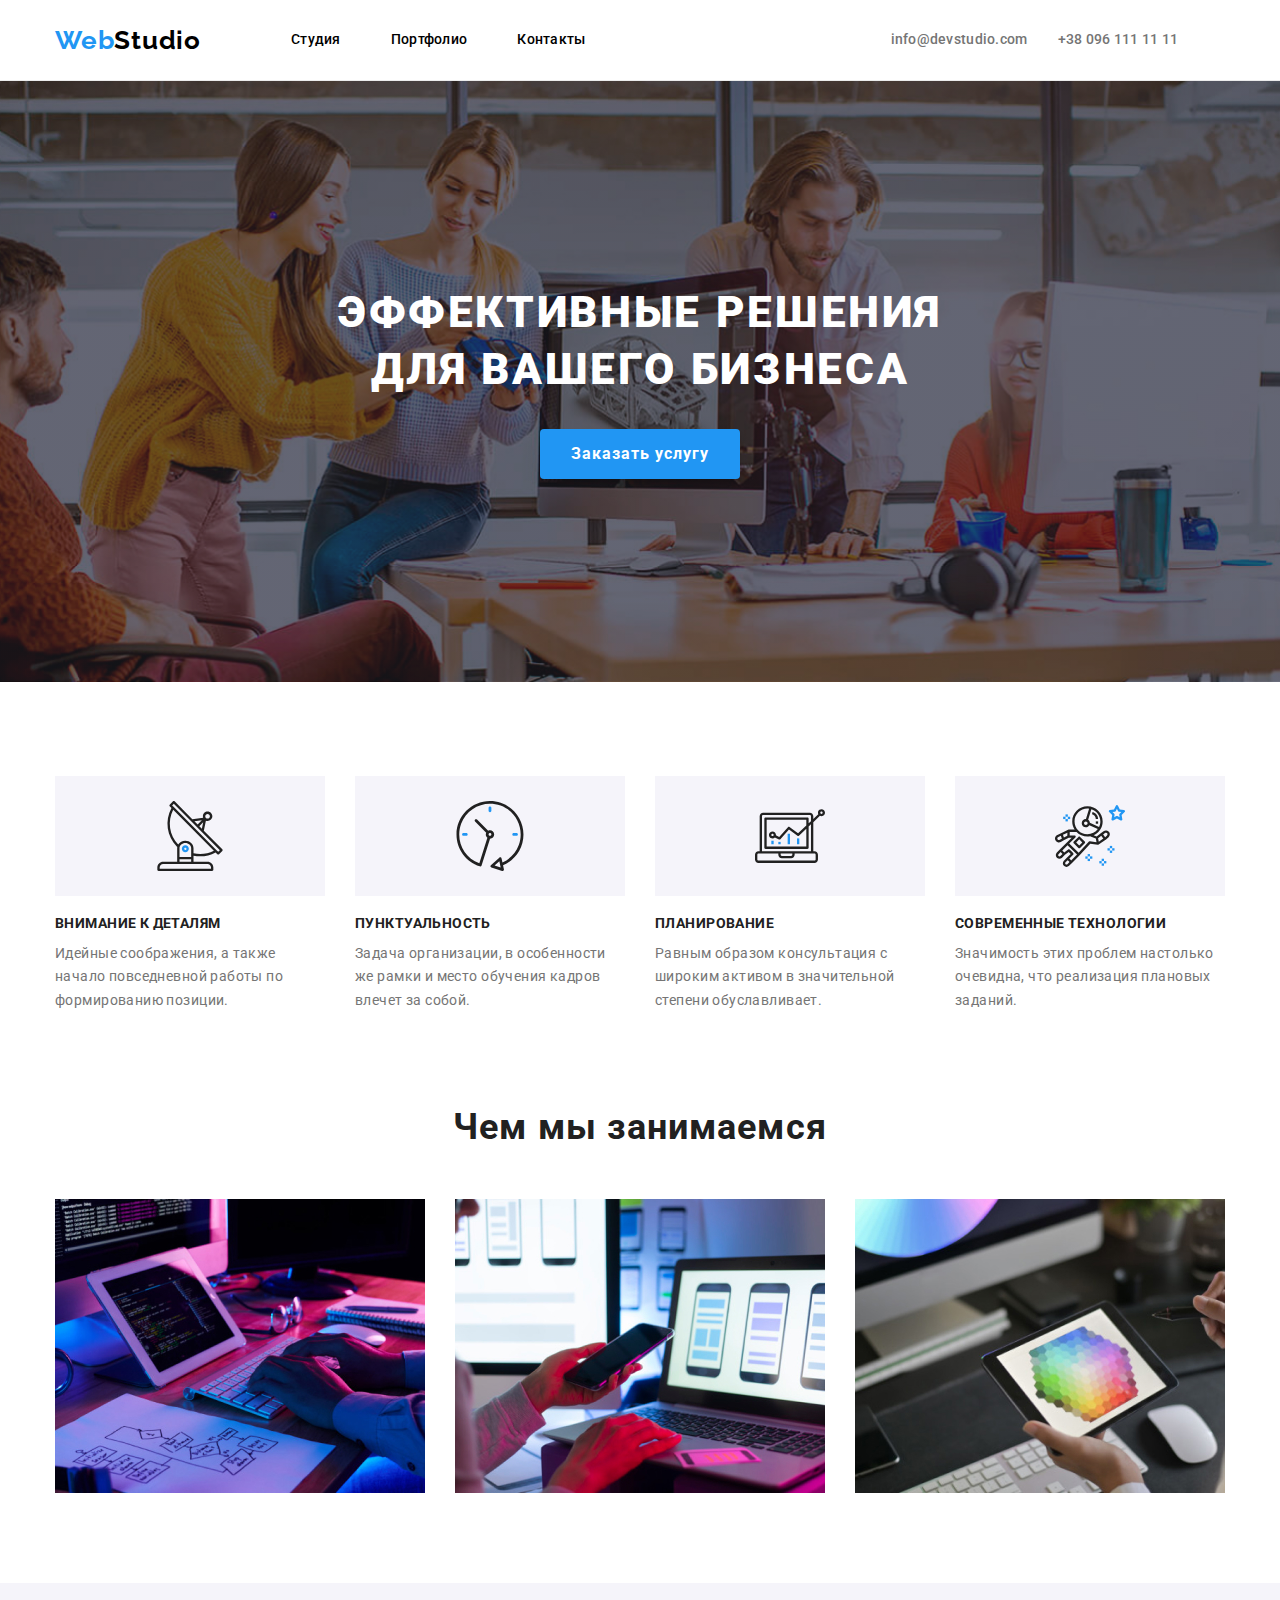
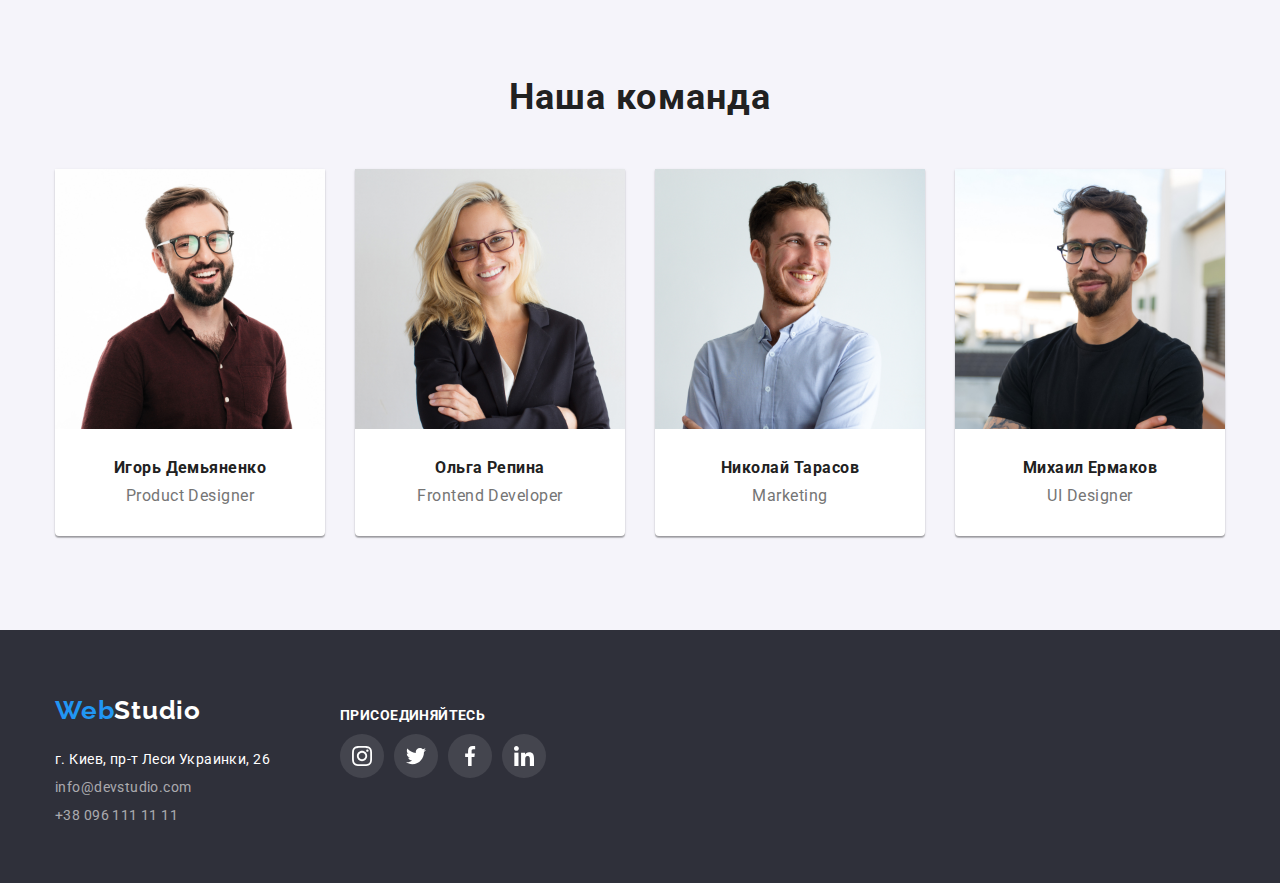
<file: index.html>
<!DOCTYPE html>
<html lang="ru">
<head>
	<meta charset="UTF-8">
	<meta http-equiv="X-UA-Compatible" content="IE=edge">
	<meta name="viewport" content="width=device-width, initial-scale=1.0">
	<title>WebStudio</title>
	<link href="https://fonts.googleapis.com/css2?family=Roboto:wght@400;500;700;900&display=swap" rel="stylesheet">
	<link href="https://fonts.googleapis.com/css2?family=Raleway:wght@700&display=swap" rel="stylesheet">
	<link href="css/style.css" rel="stylesheet">
</head>
<body>
	<header class="header">
		<div class="container">
			<div class="top__line">
				<a href="./index.html" class="top__line-logo">
					<span class="top__line-logo-web">Web</span>Studio
				</a>
			  <nav class="top__line-nav">
			  	<ul class="top__line-nav-ul">
			  		<li class="top__line-nav-li nav__li-1">
							<a href="./index.html">Студия</a>
						</li>
			  		<li class="top__line-nav-li nav__li-2">
							<a href="./portfolio.html">Портфолио</a>
						</li>
			  		<li class="top__line-nav-li nav__li-3">
							<a href="#">Контакты</a>
						</li>
			  	</ul>
			  </nav>
				<ul class="top__line-info">
					<li class="top__line-info-email">
						<a href="mailto:info@devstudio.com">info@devstudio.com</a>
					</li>
					<li class="top__line-info-tel">
						<a href="tel:+380961111111">+38 096 111 11 11</a>
					</li>
				</ul>
			</div>
		</div>
	</header>
	<main class="main">
		<section class="up__block">
			<div class="container">
					<h1 class="up__block-title">Эффективные решения<br> для вашего бизнеса</h1>
				<div class="up__block-button">
					<button type="button" class="up__block-bt">Заказать услугу</button>
				</div>
			</div>
		</section>
		<section class="peculiarities">
			<div class="container">
				<ul class="peculiarities__flex">
					<li class="peculiarities-info peculiarities-icon1">
						<h2>Внимание к деталям</h2>
						<p>
							Идейные соображения, а также начало повседневной работы по формированию позиции.
						</p>
					</li>
					<li class="peculiarities-info peculiarities-icon2">
						<h2>Пунктуальность</h2>
						<p>
							Задача организации, в особенности же рамки и место обучения кадров влечет за собой.
						</p>
					</li>
					<li class="peculiarities-info peculiarities-icon3">
						<h2>Планирование</h2>
						<p>
							Равным образом консультация с широким активом в значительной степени обуславливает.
						</p>
					</li>
					<li class="peculiarities-info peculiarities-icon4">
						<h2>Современные технологии</h2>
						<p>
							Значимость этих проблем настолько очевидна, что реализация плановых заданий.
						</p>
					</li>
				</ul>
			</div>
		</section>
		<section class="classes">
			<div class="container">
				<h2 class="classes__title">Чем мы занимаемся</h2>
				<ul class="classes__image">
					<li>
						<img src="images/img.jpg" alt="руки" class="classes-img classes-img1" width="370" height="294">
					</li>
					<li>
						<img src="images/img2.jpg" alt="ноутбук" class="classes-img classes-img2" width="370" height="294">
					</li>
					<li>
						<img src="images/img3.jpg" alt="палитра" class="classes-img classes-img3" width="370" height="294">
					</li>
				</ul>
			</div>
		</section>
		<section class="team">
			<div class="container">
				<h2 class="team__title">Наша команда</h2>
				<ul class="team-flex">
					<li class="team-cards team-card1">	
						<img src="images/img4.jpg" alt="Игорь Демьяненко" width="270" height="260">
						<div class="team-card-padding">
							<h2 class="team-card-title">Игорь Демьяненко</h2>
						  <p class="team-card-sabtitle">Product Designer</p>
						</div>
					</li>
					<li class="team-cards team-card2">
						<img src="images/img5.jpg" alt="Игорь Демьяненко" width="270" height="260">
						<div class="team-card-padding">
							<h2 class="team-card-title">Ольга Репина</h2>
						  <p class="team-card-sabtitle">Frontend Developer</p>
						</div>
					</li>
					<li class="team-cards team-card3">
						<img src="images/img6.jpg" alt="Игорь Демьяненко" width="270" height="260">
						<div class="team-card-padding">
							<h2 class="team-card-title">Николай Тарасов</h2>
						  <p class="team-card-sabtitle">Marketing</p>
						</div>
					</li>
					<li class="team-cards team-card4">
						<img src="images/img7.jpg" alt="Игорь Демьяненко" width="270" height="260">
						<div class="team-card-padding">
							<h2 class="team-card-title">Михаил Ермаков</h2>
						  <p class="team-card-sabtitle">UI Designer</p>
						</div>
					</li>
				</ul>
			</div>
		</section>
	</main>
	<footer class="footer">
		<div class="container">
			<a href="./index.html" class="footer__logo">
				<span class="footer__logo-web">Web</span>Studio
			</a>
			<section class="container-flex-footer">
				<address class="footer__address">
				 <p class="footer__address-street">г. Киев, пр-т Леси Украинки, 26</p>
				 <a href="mailto:info@devstudio.com" class="footer__address-email">info@devstudio.com</a><br>
         <a href="tel:+380961111111" class="footer__address-tell">+38 096 111 11 11</a>
		  	</address>
				<section class="footer-social">
					<h2>присоединяйтесь</h2>
				    <ul class="social-list">
				    	<li><a href="" class="footer-social-icon1"></a></li>
				    	<li><a href="" class="footer-social-icon2"></a></li>
				    	<li><a href="" class="footer-social-icon3"></a></li>
				    	<li><a href="" class="footer-social-icon4"></a></li>
				    </ul>
				</section>
			</section>
		</div>
	</footer>
</body>
</html>
</file>
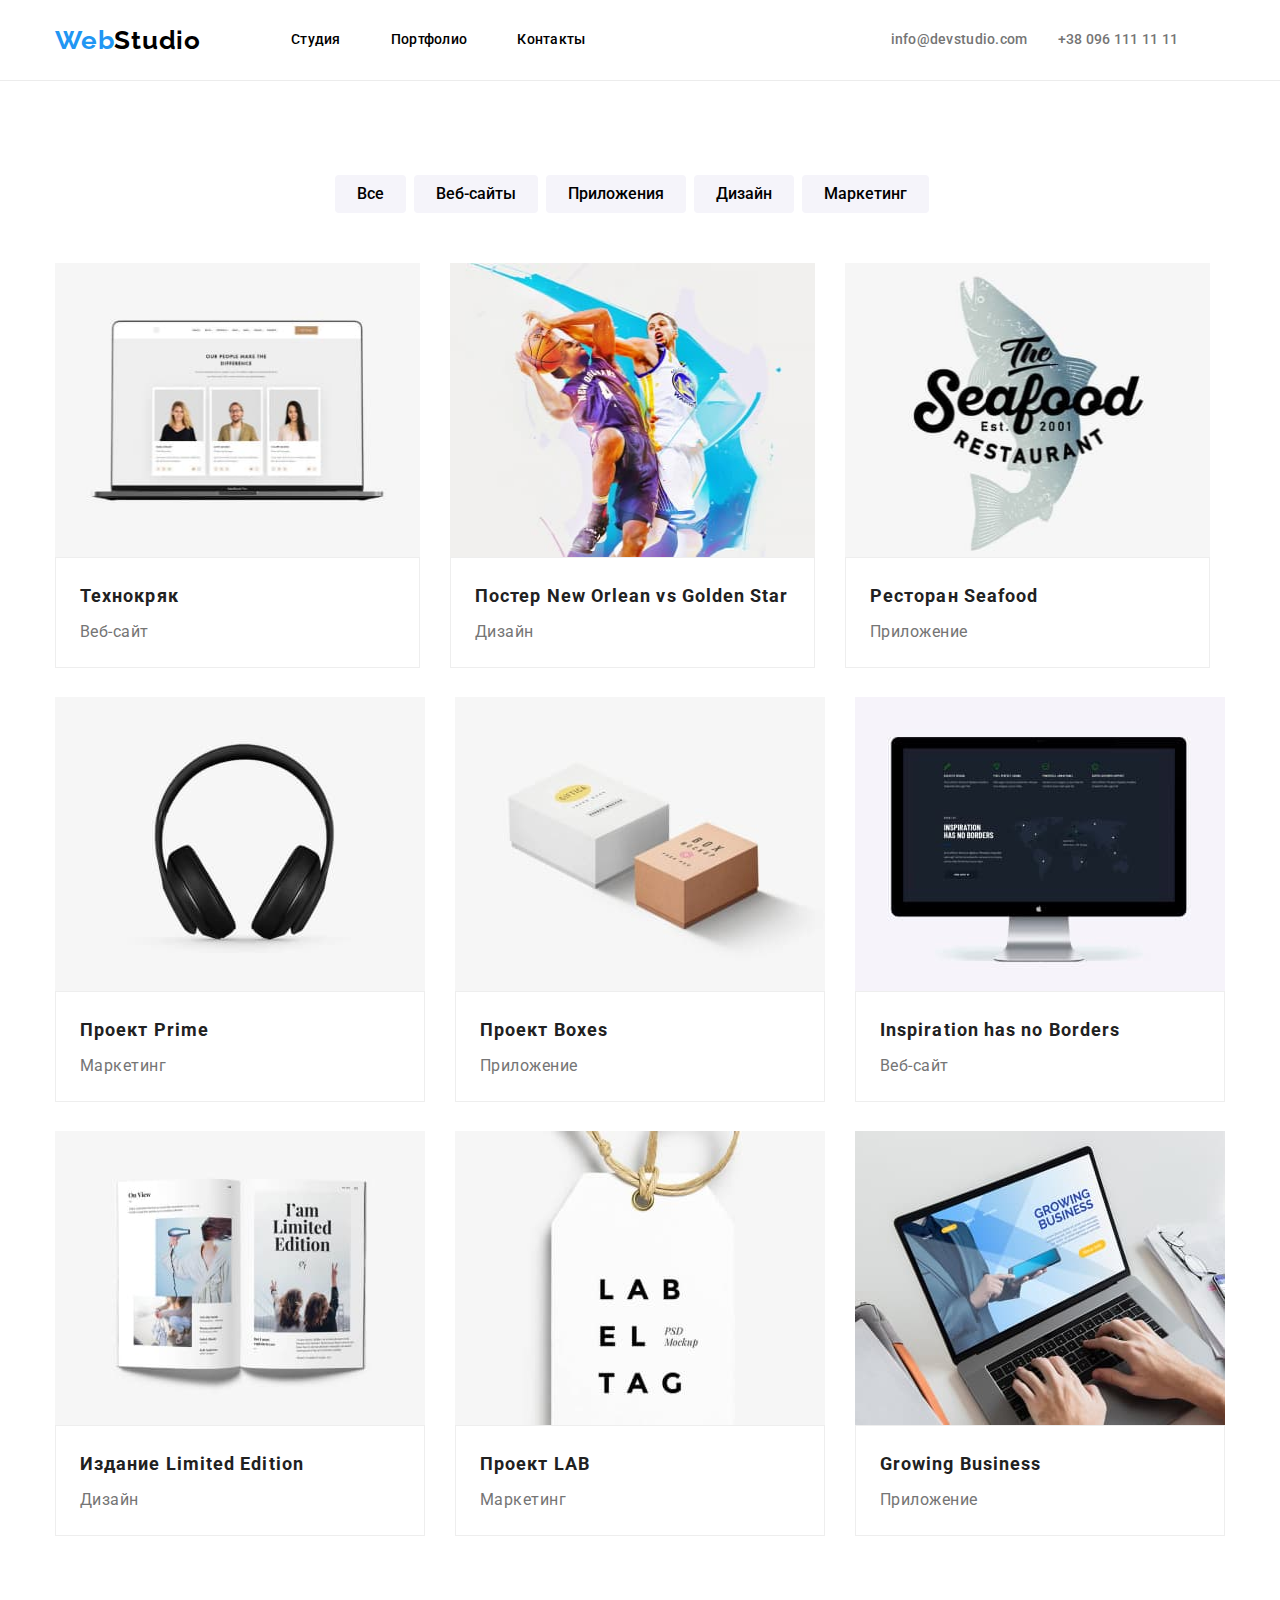
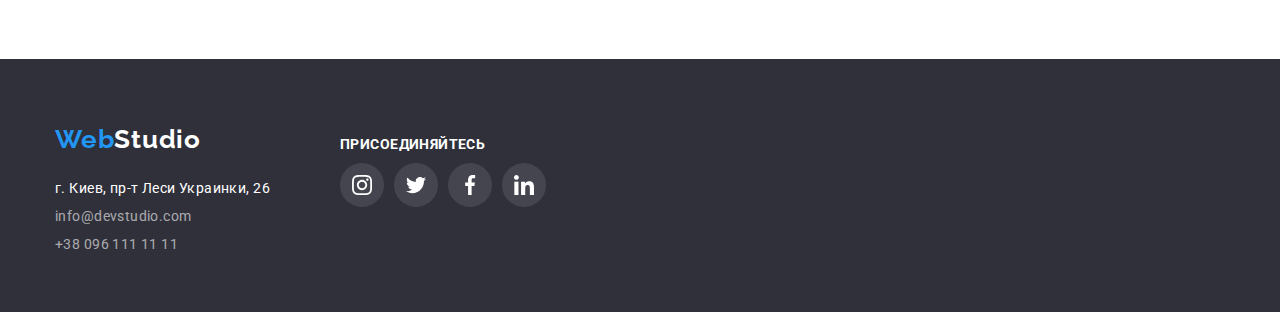
<file: portfolio.html>
<!DOCTYPE html>
<html lang="ru">

<head>
	<meta charset="UTF-8">
	<meta http-equiv="X-UA-Compatible" content="IE=edge">
	<meta name="viewport" content="width=device-width, initial-scale=1.0">
	<title>WebStudio</title>
	<link href="https://fonts.googleapis.com/css2?family=Roboto:wght@400;500;700;900&display=swap" rel="stylesheet">
	<link href="https://fonts.googleapis.com/css2?family=Raleway:wght@700&display=swap" rel="stylesheet">
	<link href="css/style.css" rel="stylesheet">
</head>

<body>
	<header class="header">
		<div class="container">
			<div class="top__line">
				<a href="./index.html" class="top__line-logo">
					<span class="top__line-logo-web">Web</span>Studio
				</a>
				<nav class="top__line-nav">
					<ul class="top__line-nav-ul">
						<li class="top__line-nav-li nav__li-1">
							<a href="./index.html">Студия</a>
						</li>
						<li class="top__line-nav-li nav__li-2">
							<a href="./portfolio.html">Портфолио</a>
						</li>
						<li class="top__line-nav-li nav__li-3">
							<a href="#">Контакты</a>
						</li>
					</ul>
				</nav>
				<ul class="top__line-info">
					<li class="top__line-info-email">
						<a href="mailto:info@devstudio.com">info@devstudio.com</a>
					</li>
					<li class="top__line-info-tel">
						<a href="tel:+380961111111">+38 096 111 11 11</a>
					</li>
				</ul>
			</div>
		</div>
	</header>
	<main>
		<section class="portfolio">
			<div class="container">
			 <div class="filters">
				<ul class="filters-list">
					<li class="filters-element"><button type="button">Все</button></li>
					<li class="filters-element"><button type="button">Веб-сайты</button></li>
					<li class="filters-element"><button type="button">Приложения</button></li>
					<li class="filters-element"><button type="button">Дизайн</button></li>
					<li class="filters-element"><button type="button">Маркетинг</button></li>
				</ul>
				<ul class="project">
					<li class="project-body project1">
						<img src="images/img-0.jpg" alt="Веб-сайт" width="365" height="294">
						<div class="project-border">
							<h2>Технокряк</h2>
							<p>Веб-сайт</p>
						</div>
					</li>
					<li class="project-body project2">
						<img src="images/img-1.jpg" alt="игроки" width="365" height="294">
						<div class="project-border">
							<h2>Постер New Orlean vs Golden Star</h2>
							<p>Дизайн</p>
						</div>
					</li>
					<li class="project-body project3">
						<img src="images/img-2.jpg" alt="рыба" width="365" height="294">
							<div class="project-border">
								<h2>Ресторан Seafood</h2>
								<p>Приложение</p>
							</div>
					</li>
					<li class="project-body project4">
						<img src="images/img-3.jpg" alt="наушники" width="370" height="294">
							<div class="project-border">
								<h2>Проект Prime</h2>
								<p>Маркетинг</p>
							</div>
					</li>
					<li class="project-body project5">
						<img src="images/img-4.jpg" alt="коробки" width="370" height="294">
							<div class="project-border">
								<h2>Проект Boxes</h2>
								<p>Приложение</p>
							</div>
					</li>
					<li class="project-body project6">
						<img src="images/img-5.jpg" alt="монитор" width="370" height="294">
							<div class="project-border">
								<h2>Inspiration has no Borders</h2>
								<p>Веб-сайт</p>
							</div>
					</li>
					<li class="project-body project7">
						<img src="images/img-6.jpg" alt="книга" width="370" height="294">
							<div class="project-border">
								<h2>Издание Limited Edition</h2>
								<p>Дизайн</p>
							</div>
					</li>
					<li class="project-body project8">
						<img src="images/img-7.jpg" alt="ярлык" width="370" height="294">
							<div class="project-border">
								<h2>Проект LAB</h2>
								<p>Маркетинг</p>
							</div>
					</li>
					<li class="project-body project9">
						<img src="images/img-8.jpg" alt="ноутбук" width="370" height="294">
							<div class="project-border">
								<h2>Growing Business</h2>
								<p>Приложение</p>
							</div>
					</li>
				</ul>
			</div>
			</div>

		</section>
	</main>
	<footer class="footer">
		<div class="container">
			<a href="./index.html" class="footer__logo">
				<span class="footer__logo-web">Web</span>Studio
			</a>
			<section class="container-flex-footer">
				<address class="footer__address">
				 <p class="footer__address-street">г. Киев, пр-т Леси Украинки, 26</p>
				 <a href="mailto:info@devstudio.com" class="footer__address-email">info@devstudio.com</a><br>
         <a href="tel:+380961111111" class="footer__address-tell">+38 096 111 11 11</a>
		  	</address>
				<section class="footer-social">
					<h2>присоединяйтесь</h2>
				    <ul class="social-list">
				    	<li><a href="" class="footer-social-icon1"></a></li>
				    	<li><a href="" class="footer-social-icon2"></a></li>
				    	<li><a href="" class="footer-social-icon3"></a></li>
				    	<li><a href="" class="footer-social-icon4"></a></li>
				    </ul>
				</section>
			</section>
		</div>
	</footer>
</body>

</html>
</file>
<file: css/style.css>
/*Обнуление*/
* {
	padding: 0;
	margin: 0;
	border: 0;
}

*,
*:before,
*:after {
	-moz-box-sizing: border-box;
	-webkit-box-sizing: border-box;
	box-sizing: border-box;
}

:focus,
:active {
	
	outline: none;
}

a:focus,
a:active {
	outline: none;
}

nav,
footer,
header,
aside {
	display: block;
}

html,
body {
	height: 100%;
	width: 100%;
	font-size: 100%;
	line-height: 2;
	font-size: 14px;
	-ms-text-size-adjust: 100%;
	-moz-text-size-adjust: 100%;
	-webkit-text-size-adjust: 100%;
}

input,
button,
textarea {
	font-family: inherit;
}

input::-ms-clear {
	display: none;
}

button {
	cursor: pointer;
}

button::-moz-focus-inner {
	padding: 0;
	border: 0;
}

a,
a:visited {
	text-decoration: none;
	color: #000;
}

a:hover {
	text-decoration: none;
}

ul li {
	list-style: none;
}

img {
	vertical-align: top;
}

h1,
h2,
h3,
h4,
h5,
h6 {
	font-size: inherit;
	font-weight: inherit;
}

/*--------------------*/
body {
	font-family: Roboto;
}

.container {
	max-width: 1200px;
	margin: 0 auto;
	padding: 0 15px;
}

.header {
	background: #fff;
	border-bottom: 1px solid #ECECEC;
}

.top__line {
	padding: 24.6px 0;
	display: flex;
	flex-direction: row;
	align-items: center;
}

.top__line-logo {
	color: #000;
	font-family: Raleway;
	font-weight: bolder;
	font-size: 26px;
	line-height: 1.19;
	letter-spacing: 0.03em;
	margin-right: 90px;
}

.top__line-logo-web {
	color: #2196F3;
}

.top__line-nav-ul {
	display: flex;
}

.top__line-nav-li{
	text-decoration: none;
	color: #000;
	font-weight: 500;
	font-size: 14px;
	line-height: 1.14;
	letter-spacing: 0.02em;
	margin-right: 50px;
}
.top__line-nav-li:last-child{
	margin-right: 305px;
}

.top__line-nav-li a:hover {
	color: #2196F3;
}

.top__line-info {
	font-weight: 500;
	font-size: 14px;
	line-height: 1.14;
	letter-spacing: 0.02em;
	display: flex;
}

.top__line-info a {
	color: #757575;
}

.top__line-info :hover {
	color: #2196F3;
}

.top__line-info-email {
	margin-right: 30px;
}
/* 
.top__line-info-tel {
	margin: 0 20px;
} */

/* =====up__block======= */

.up__block {
	margin: 0 auto;
	padding: 203px 0;
	max-width: 1600px;
	/* height: 600px; */
	background-repeat: no-repeat;
	background-position: center;
	background-size: cover;
	background-image:
		linear-gradient(to right,
			rgba(47, 48, 58, 0.4),
			rgba(47, 48, 58, 0.4)),
		url(../images/background.jpg);
}

.up__block-title {
	color: #fff;
	text-align: center;
	font-weight: 900;
	font-size: 44px;
	line-height: 1.3;
	text-align: center;
	letter-spacing: 0.06em;
	text-transform: uppercase;
}

.up__block-button {
	text-align: center;
}

.up__block-bt {
	margin-top: 30px;
	padding: 9.1px 0;
	width: 200px;
	font-weight: bold;
	color: #fff;
	background: #2196F3;
	box-shadow: 0px 4px 4px rgba(0, 0, 0, 0.15);
	border-radius: 4px;
	font-size: 16px;
	line-height: 2;
	letter-spacing: 0.06em;
}

/* ======peculiarities========= */
.peculiarities {
	padding: 94px 0;
}
.peculiarities__flex {
	display: flex;
	flex-direction: row
}

.peculiarities-info {
	width: 270px;
	margin-right: 30px;
}
.peculiarities-info:last-child{
	margin-right: 0;
}

.peculiarities-info h2 {
	font-weight: bold;
	padding-bottom: 10px;
	font-size: 14px;
	line-height: 1.14;
	letter-spacing: 0.03em;
	text-transform: uppercase;
	color: #212121;
}

.peculiarities-info p {
	font-size: 14px;
	line-height: 1.7;
	letter-spacing: 0.03em;
	color: #757575;
}

.peculiarities-icon1::before {
	display: block;
	content: "";
	height: 120px;
	background-image: url(../images/antenna.svg);
	background-size: 70px;
	background-repeat: no-repeat;
	background-position: center;
	background-color: #f5f4fa;
	margin-bottom: 20px;
}

.peculiarities-icon2::before {
	display: block;
	content: "";
	height: 120px;
	background-image: url(../images/clock.svg);
	background-size: 70px;
	background-repeat: no-repeat;
	background-position: center;
	background-color: #f5f4fa;
	margin-bottom: 20px;
}

.peculiarities-icon3::before {
	display: block;
	content: "";
	height: 120px;
	background-image: url(../images/diagram.svg);
	background-size: 70px;
	background-repeat: no-repeat;
	background-position: center;
	background-color: #f5f4fa;
	margin-bottom: 20px;
}

.peculiarities-icon4::before {
	display: block;
	content: "";
	height: 120px;
	background-image: url(../images/astronaut.svg);
	background-size: 70px;
	background-repeat: no-repeat;
	background-position: center;
	background-color: #f5f4fa;
	margin-bottom: 20px;
}

/* ========classes=========== */

.classes{
	margin-bottom: 90px;
}
.classes__title {
	text-align: center;
	font-weight: bold;
	font-size: 36px;
	line-height: 1.16;
	text-align: center;
	letter-spacing: 0.03em;
	color: #212121;
	margin-bottom: 50px;
}

.classes__image {
	display: flex;
}
.classes__image li{
	margin-right: 30px;
}
.classes__image li:last-child{
	margin-right: 0;
}

/* =========team========== */
.team {
	background: #F5F4FA;
	/* height: 648px; */
	padding: 94px 0;
}

.team__title {
	/* padding: 90px 0 50px 0; */
	margin-bottom: 50px;
	font-weight: bold;
	font-size: 36px;
	line-height: 1.16;
	text-align: center;
	letter-spacing: 0.03em;
	color: #212121;
}

.team-flex {
	display: flex;
	flex-direction: row
}

.team-cards {
	width: 270px;
	margin-right: 30px;
	background: #FFFFFF;
	box-shadow: 0px 1px 3px rgba(0, 0, 0, 0.12), 0px 1px 1px rgba(0, 0, 0, 0.14), 0px 2px 1px rgba(0, 0, 0, 0.2);
	border-radius: 0px 0px 4px 4px;
}
.team-cards:last-child{
margin-right: 0;
}
.team-card-padding{
	padding: 30px 0;
}
.team-card-title {
	font-weight: bold;
	font-size: 16px;
	line-height: 1.18;
	text-align: center;
	letter-spacing: 0.03em;
	color: #212121;
}

.team-card-sabtitle {
	margin-top: 10px;
	font-size: 16px;
	line-height: 1.18;
	text-align: center;
	letter-spacing: 0.03em;
	color: #757575;
}

/* ========footer========= */
.footer {
	padding: 54px 0;
	background: #2F303A;
}

a.footer__logo {
	color: #fff;
	font-family: Raleway;
	font-weight: bolder;
	font-size: 26px;
	line-height: 2;
	letter-spacing: 0.03em;
	padding-bottom: 10px;
}

.footer__logo-web {
	color: #2196F3;
}

.footer__address p {
	padding-top: 10px;
}

.footer__address-street {
	font-style: normal;
	font-size: 14px; 
	line-height: 1.9;
	letter-spacing: 0.03em;
	color: #FFFFFF;
}

.footer__address-email {
	font-style: normal;
	font-size: 14px;
	line-height: 1.7;
	letter-spacing: 0.03em;
	color: rgba(255, 255, 255, 0.6);
}

.footer__address-tell {
	font-style: normal;
	font-size: 14px;
	line-height: 1.7;
	letter-spacing: 0.03em;
	color: rgba(255, 255, 255, 0.6);
}

.footer__address-email:hover,
.footer__address-tell:hover {
	color: #2196F3;
}

.container-flex-footer {
	display: flex;
}

.footer-social {
	margin-top: -28px;
	text-align: top;
	width: 206px;
	height: 100px;
	margin-left: 70px;
}

.footer-social h2 {
	font-weight: bold;
	font-size: 14px;
	line-height: 1.14;
	letter-spacing: 0.03em;
	text-transform: uppercase;
	color: #fff;
	padding-bottom: 10px;
}

.social-list {
	display: flex;
}

.footer-social li:nth-child(1) {
	display: block;
}

.footer-social-icon1 {
	display: block;
	width: 44px;
	height: 44px;
	border-radius: 50%;
	background-image: url(../images/instagram.svg);
	background-size: 20px;
	background-repeat: no-repeat;
	background-position: center;
	background-color: rgba(255, 255, 255, 0.1);
	margin-right: 10px;
}

.footer-social-icon2 {
	display: block;
	width: 44px;
	height: 44px;
	border-radius: 50%;
	background-image: url(../images/twitter.svg);
	background-size: 20px;
	background-repeat: no-repeat;
	background-position: center;
	background-color: rgba(255, 255, 255, 0.1);
	margin-right: 10px;
}

.footer-social-icon3 {
	display: block;
	width: 44px;
	height: 44px;
	border-radius: 50%;
	background-image: url(../images/facebook.svg);
	background-size: 20px;
	background-repeat: no-repeat;
	background-position: center;
	background-color: rgba(255, 255, 255, 0.1);
	margin-right: 10px;
}

.footer-social-icon4 {
	display: block;
	width: 44px;
	height: 44px;
	border-radius: 50%;
	background-image: url(../images/linkedin.svg);
	background-size: 20px;
	background-repeat: no-repeat;
	background-position: center;
	background-color: rgba(255, 255, 255, 0.1);
	margin-right: 10px;
}

.footer-social-icon1:hover {
	background-color: #2196f3;
}

.footer-social-icon2:hover {
	background-color: #2196f3;
}

.footer-social-icon3:hover {
	background-color: #2196f3;
}

.footer-social-icon4:hover {
	background-color: #2196f3;
}

/* ========portfolio========= */
.filters{
	padding: 94px 0;
	
}
.filters-list {
	display: flex;
	flex-direction: row;
	margin: 0 auto;
	margin-bottom: 50px;
	width: 611px;
	align-items: center;
}

.filters-element button {
	padding: 6.3px 22px;
	margin-right: 8px;
	font-size: 16px;
	line-height: 1.6;
	font-weight: 500;
	display: block;
	background: #F5F4FA;
	border-radius: 4px;
	white-space: nowrap;
}

.filters-element button:hover {
	cursor: pointer;
	color: #fff;
	background: #2196F3;
	box-shadow: 0px 3px 1px rgba(0, 0, 0, 0.1), 0px 1px 2px rgba(0, 0, 0, 0.08), 0px 2px 2px rgba(0, 0, 0, 0.12);
}

.project {
	display: flex;
	-ms-flex-wrap: wrap;
	flex-wrap: wrap;
}

.project-body {
	height: 404px;
  margin: 0 30px 30px 0;
	background: #fff;
}
.project-body:nth-child(3n+3){
	margin-right: 0;
}
.project-body:hover {
	box-shadow: 0px 1px 1px rgba(0, 0, 0, 0.12), 0px 4px 4px rgba(0, 0, 0, 0.06), 1px 4px 6px rgba(0, 0, 0, 0.16);
}

.project-border{
	padding: 20px 24px;
	border: 1px solid #eee;
}

.project h2 {
	font-weight: bold;
	font-size: 18px;
	line-height: 2;
	letter-spacing: 0.06em;
	color: #212121;
}

.project p {
	font-size: 16px;
	line-height: 1.8;
	letter-spacing: 0.03em;
	color: #757575;
	margin-top: 4px;
}

.peculiarities-svg {
	color: #000;
	background: #FFFFFF;
}
</file>
